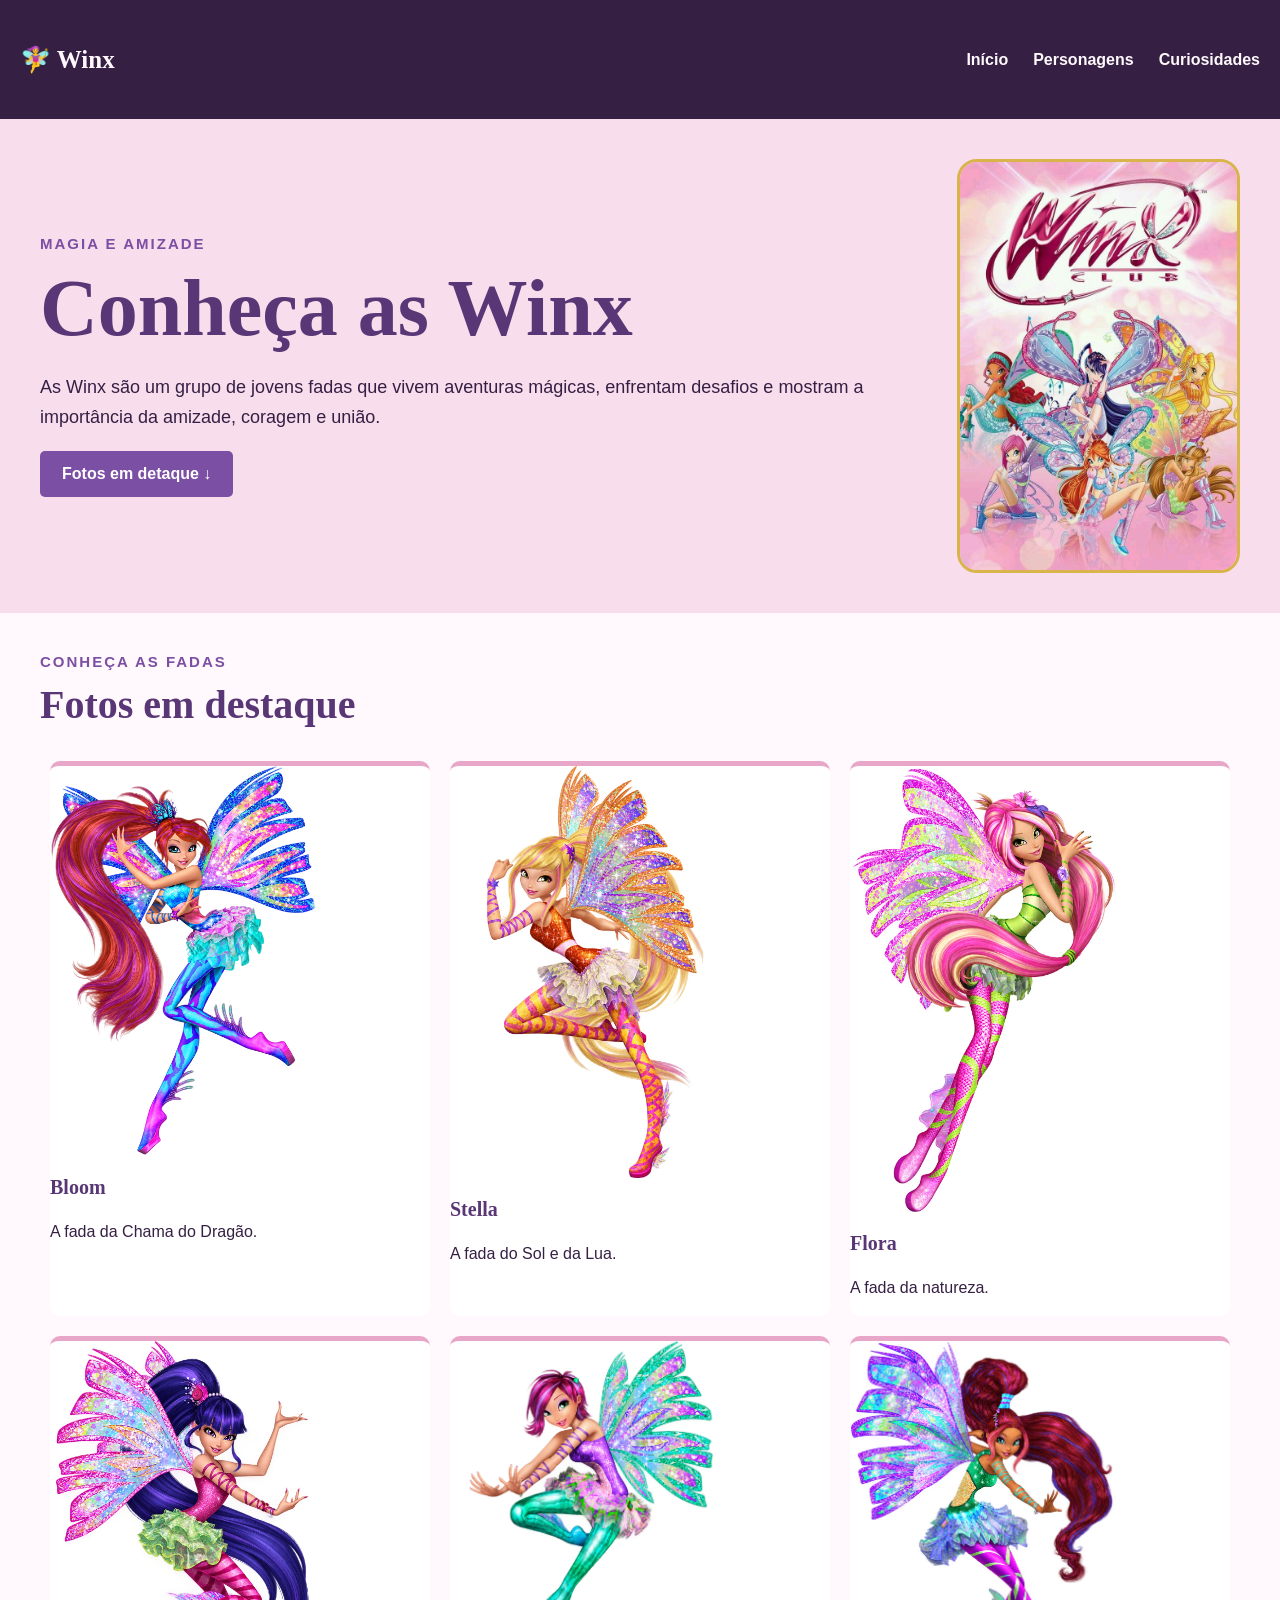
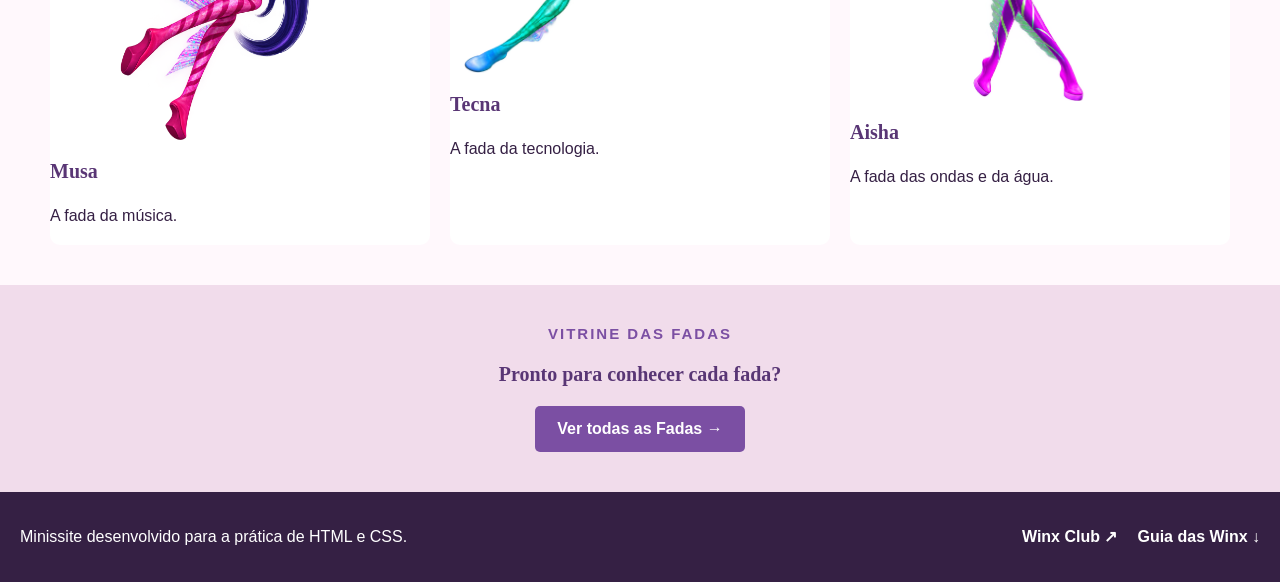
<file: index.html>
<!DOCTYPE html>
<html lang="pt-BR">
    <head>
        <meta charset="UTF-8">
        <title>Winx</title>
        <link rel="stylesheet" href="css/style.css">
    </head>

    <body>
        <header>
            <p class="logo">🧚‍♀️ Winx</p>
            <nav>
                <a href="index.html">Início</a>
                <a href="pages/personagens.html">Personagens</a>
                <a href="pages/curiosidades.html">Curiosidades</a>
            </nav>
        </header>

        <main>
            <section id="hero">
                <article>
                    <small class="subtitulo">MAGIA E AMIZADE</small>
                    <h1>Conheça as Winx</h1>
                    <p>As Winx são um grupo de jovens fadas que vivem aventuras mágicas, enfrentam desafios e mostram a importância da amizade, coragem e união.</p>
                    <a href="#destaques">Fotos em detaque ↓</a>
                </article>
                <section id="img-hero">
                    <img src="assets/img/introducao.png" alt="Imagem introdução Winx">
                </section>
            </section>

            <section id="destaques">
                <article id="texto-galeria">
                    <small class="subtitulo">CONHEÇA AS FADAS</small>
                    <h2>Fotos em destaque</h2>
                </article>

                <section id="fotos">
                    <article class="foto">
                        <img src="assets/img/image01.png" alt="Bloom">
                        <h3>Bloom</h3>
                        <p>A fada da Chama do Dragão.</p>
                    </article>

                    <article class="foto">
                        <img src="assets/img/image02.png" alt="Stella">
                        <h3>Stella</h3>
                        <p>A fada do Sol e da Lua.</p>
                    </article>

                    <article class="foto">
                        <img src="assets/img/image03.png" alt="Flora">
                        <h3>Flora</h3>
                        <p>A fada da natureza.</p>
                    </article>

                    <article class="foto">
                        <img src="assets/img/image04.png" alt="Musa">
                        <h3>Musa</h3>
                        <p>A fada da música.</p>
                    </article>

                    <article class="foto">
                        <img src="assets/img/image05.png" alt="Tecna">
                        <h3>Tecna</h3>
                        <p>A fada da tecnologia.</p>
                    </article>

                    <article class="foto">
                        <img src="assets/img/image06.png" alt="Aisha">
                        <h3>Aisha</h3>
                        <p>A fada das ondas e da água.</p>
                    </article>
                </section>
            </section>

            <section id="ir-para-personagens">
                <small class="subtitulo">VITRINE DAS FADAS</small>
                <h3>Pronto para conhecer cada fada?</h3>
                <a href="pages/personagens.html">Ver todas as Fadas →</a>
            </section>
        </main>

        <footer>
            <section>
                <p>Minissite desenvolvido para a prática de HTML e CSS.</p>
            </section>
            <section id="links-rodape">
                <span class="link-rodape"><a href="https://www.winxclub.com/" target="_blank" rel="noreferrer">Winx Club ↗</a></span>
                <span class="link-rodape"><a href="assets/files/guia_winx.txt">Guia das Winx ↓</a></span>
            </section>
        </footer>
    </body>
</html>
</file>
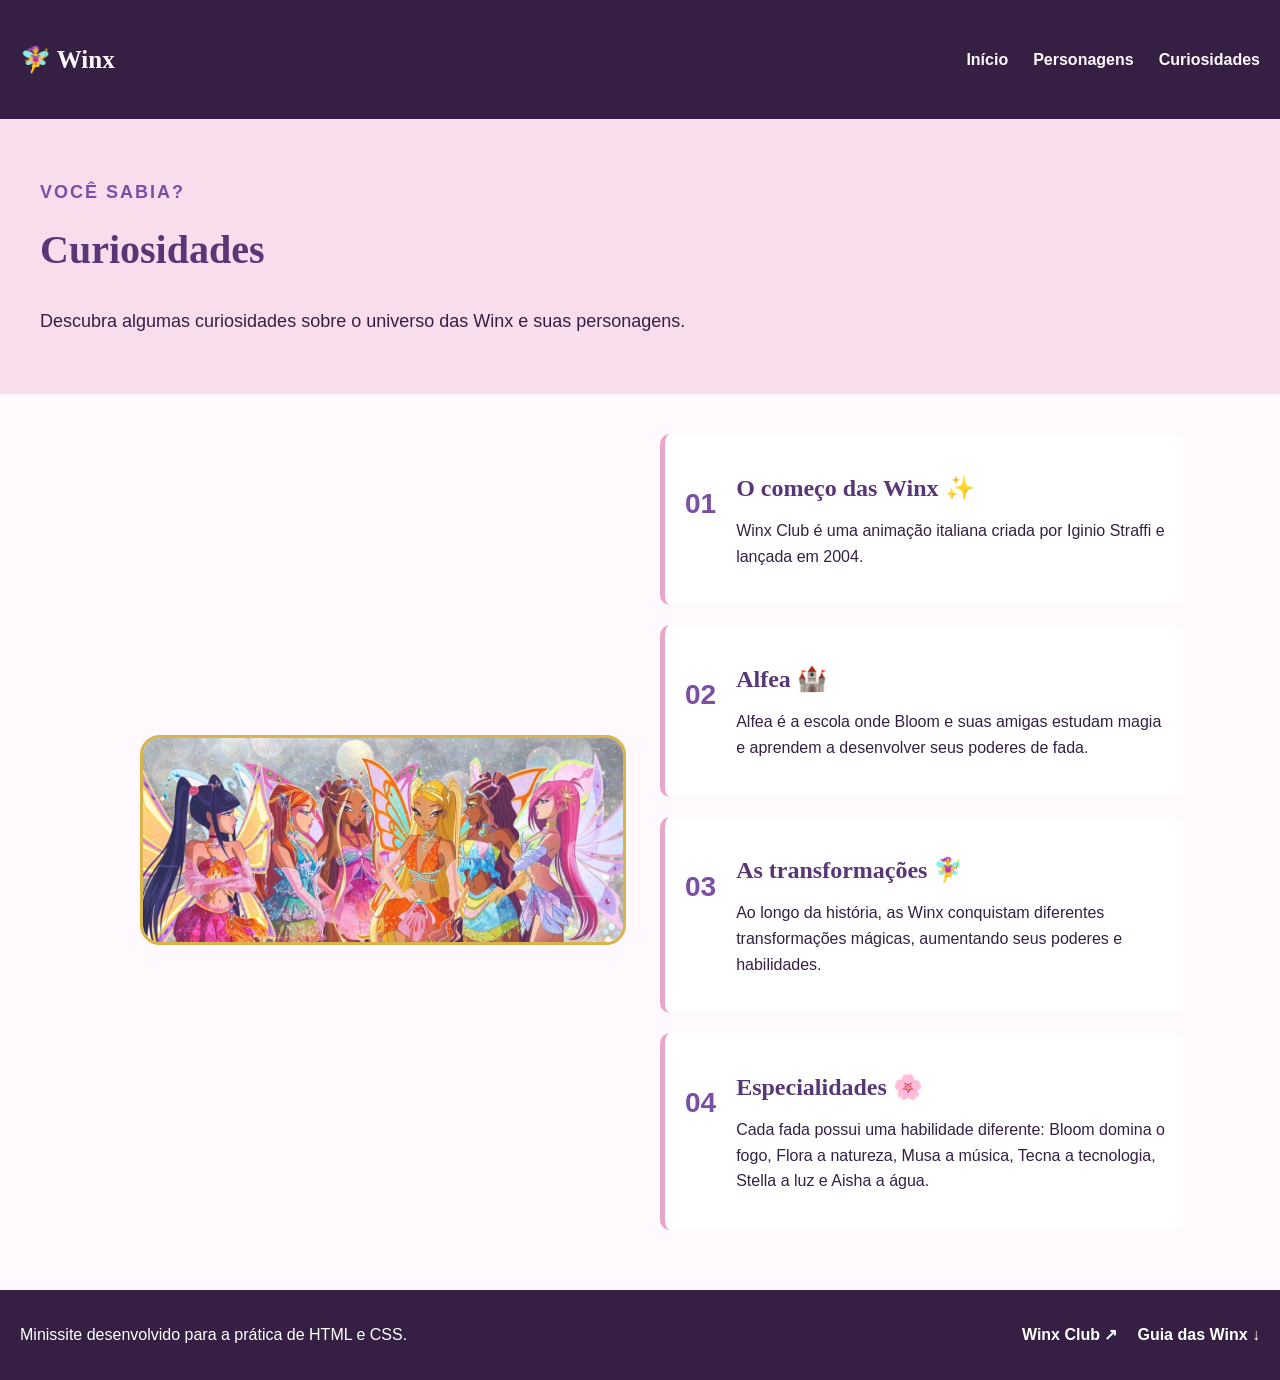
<file: pages/curiosidades.html>
<!DOCTYPE html>
<html lang="pt-BR">
    <head>
        <meta charset="UTF-8">
        <title>Winx - Curiosidades</title>
        <link rel="stylesheet" href="../css/curiosidades.css">
    </head>

    <body>
        <header>
            <p class="logo">🧚‍♀️ Winx</p>
            <nav>
                <a href="../index.html">Início</a>
                <a href="personagens.html">Personagens</a>
                <a href="curiosidades.html">Curiosidades</a>
            </nav>
        </header>

        <main>
            <section id="topo">
                <p class="subtitulo">VOCÊ SABIA?</p>
                <h1>Curiosidades</h1>
                <p>Descubra algumas curiosidades sobre o universo das Winx e suas personagens.</p>
            </section>

            <section class="curiosidades">
                <section id="foto-curiosidades">
                    <img src="../assets/img/curiosidades.png" alt="Imagem Curiosidades Winx">
                </section>

                <section id="fatos">
                    <section class="fato">
                        <p class="numero">01</p>
                        <article>
                            <h2>O começo das Winx ✨</h2>
                            <p>Winx Club é uma animação italiana criada por Iginio Straffi e lançada em 2004.</p>
                        </article>
                    </section>

                    <section class="fato">
                        <p class="numero">02</p>
                        <article>
                            <h2>Alfea 🏰</h2>
                            <p>Alfea é a escola onde Bloom e suas amigas estudam magia e aprendem a desenvolver seus poderes de fada.</p>
                        </article>
                    </section>

                    <section class="fato">
                        <p class="numero">03</p>
                        <article>
                            <h2>As transformações 🧚‍♀️</h2>
                            <p>Ao longo da história, as Winx conquistam diferentes transformações mágicas, aumentando seus poderes e habilidades.</p>
                        </article>
                    </section>

                    <section class="fato">
                        <p class="numero">04</p>
                        <article>
                            <h2>Especialidades 🌸</h2>
                            <p>Cada fada possui uma habilidade diferente: Bloom domina o fogo, Flora a natureza, Musa a música, Tecna a tecnologia, Stella a luz e Aisha a água.</p>
                        </article>
                    </section>
                </section>
            </section>
        </main>

        <footer>
            <section>
                <p>Minissite desenvolvido para a prática de HTML e CSS.</p>
            </section>
            <section id="links-rodape">
                <span class="link-rodape"><a href="https://www.winxclub.com/" target="_blank" rel="noreferrer">Winx Club ↗</a></span>
                <span class="link-rodape"><a href="../assets/files/guia_winx.txt">Guia das Winx ↓</a></span>
            </section>
        </footer>
    </body>
</html>
</file>
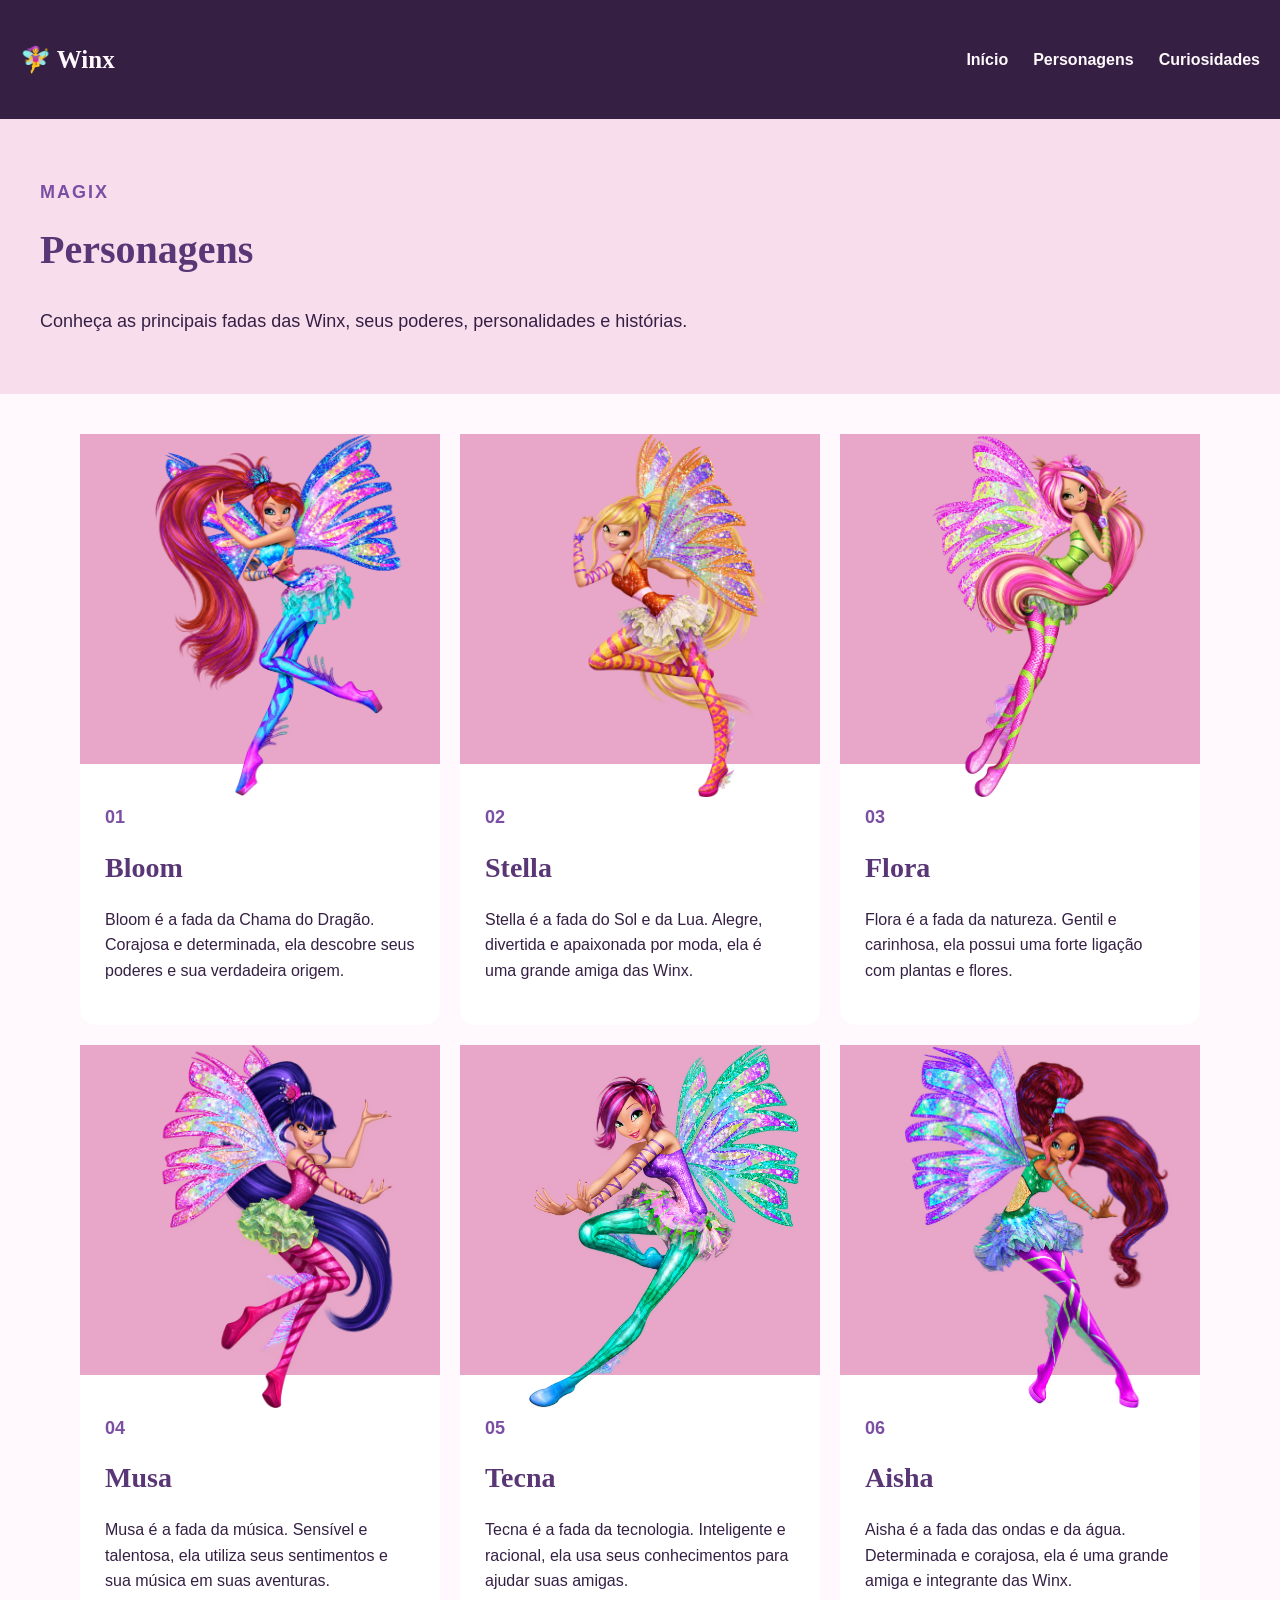
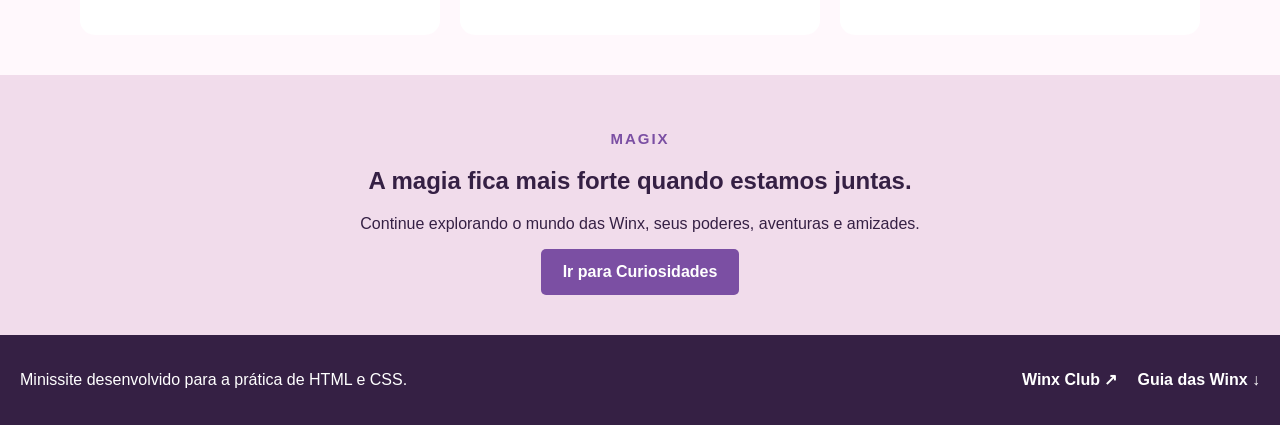
<file: pages/personagens.html>
<!DOCTYPE html>
<html lang="pt-BR">
    <head>
        <meta charset="UTF-8" />
        <title>Winx - Personagens</title>
        <link rel="stylesheet" href="../css/personagens.css" />
    </head>

    <body>
       <header>
            <p class="logo">🧚‍♀️ Winx</p>
            <nav>
                <a href="../index.html">Início</a>
                <a href="personagens.html">Personagens</a>
                <a href="curiosidades.html">Curiosidades</a>
            </nav>
        </header>

        <main>
            <section id="topo">
                <p class="subtitulo">MAGIX</p>
                <h1>Personagens</h1>
                <p>Conheça as principais fadas das Winx, seus poderes, personalidades e histórias.</p>
            </section>

            <section class="personagens">
                <article class="personagem">
                    <section class="foto-personagem">
                        <img src="../assets/img/image01.png" alt="Imagem de Bloom" />
                    </section>
                    <section class="info-personagem">
                        <p class="numero">01</p>
                        <h2>Bloom</h2>
                        <p>Bloom é a fada da Chama do Dragão. Corajosa e determinada, ela descobre seus poderes e sua verdadeira origem.</p>
                    </section>
                </article>

                <article class="personagem">
                    <section class="foto-personagem">
                        <img src="../assets/img/image02.png" alt="Imagem de Stella" />
                    </section>
                    <section class="info-personagem">
                        <p class="numero">02</p>
                        <h2>Stella</h2>
                        <p>Stella é a fada do Sol e da Lua. Alegre, divertida e apaixonada por moda, ela é uma grande amiga das Winx.</p>
                    </section>
                </article>

                <article class="personagem">
                    <section class="foto-personagem">
                        <img src="../assets/img/image03.png" alt="Imagem de Flora" />
                    </section>
                    <section class="info-personagem">
                        <p class="numero">03</p>
                        <h2>Flora</h2>
                        <p>Flora é a fada da natureza. Gentil e carinhosa, ela possui uma forte ligação com plantas e flores.</p>
                    </section>
                </article>

                <article class="personagem">
                    <section class="foto-personagem">
                        <img src="../assets/img/image04.png" alt="Imagem de Musa" />
                    </section>
                    <section class="info-personagem">
                        <p class="numero">04</p>
                        <h2>Musa</h2>
                        <p>Musa é a fada da música. Sensível e talentosa, ela utiliza seus sentimentos e sua música em suas aventuras.</p>
                    </section>
                </article>

                <article class="personagem">
                    <section class="foto-personagem">
                        <img src="../assets/img/image05.png" alt="Imagem de Tecna" />
                    </section>
                    <section class="info-personagem">
                        <p class="numero">05</p>
                        <h2>Tecna</h2>
                        <p>Tecna é a fada da tecnologia. Inteligente e racional, ela usa seus conhecimentos para ajudar suas amigas.</p>
                    </section>
                </article>

                <article class="personagem">
                    <section class="foto-personagem">
                        <img src="../assets/img/image06.png" alt="Imagem de Aisha" />
                    </section>
                    <section class="info-personagem">
                        <p class="numero">06</p>
                        <h2>Aisha</h2>
                        <p>Aisha é a fada das ondas e da água. Determinada e corajosa, ela é uma grande amiga e integrante das Winx.</p>
                    </section>
                </article>
            </section>

            <section id="ir-para-curiosidades">
                <p class="subtitulo">MAGIX</p>
                <h2>A magia fica mais forte quando estamos juntas.</h2>
                <p>Continue explorando o mundo das Winx, seus poderes, aventuras e amizades.</p>
                <a href="../pages/curiosidades.html">Ir para Curiosidades </a>
            </section>
        </main>

        <footer>
            <section>
                <p>Minissite desenvolvido para a prática de HTML e CSS.</p>
            </section>
            <section id="links-rodape">
                <span class="link-rodape"><a href="https://www.winxclub.com/" target="_blank" rel="noreferrer">Winx Club ↗</a></span>
                <span class="link-rodape"><a href="../assets/files/guia_winx.txt">Guia das Winx ↓</a></span>
            </section>
        </footer>
    </body>
</html>
</file>
<file: css/style.css>
* {
    box-sizing: border-box;
}

body {
    margin: 0;
    padding: 0;
    font-family: Arial, Helvetica, sans-serif;
    color: #352044;
    background-color: #FFF8FC;
}

header {
    display: flex;
    justify-content: space-between;
    align-items: center;
    padding: 20px;
    background-color: #352044;
    color: #FFF8FC;
}

.logo {
    font-family: Georgia, serif;
    font-size: 25px;
    font-weight: bold;
}

nav {
    display: flex;
    gap: 25px;
}

nav a {
    color: #FFF8FC;
    text-decoration: none;
    font-weight: bold;
}

nav a:hover {
    color: #E08AB5;
}

/* HERO */

#hero {
    padding: 40px;
    display: flex;
    justify-content: space-between;
    align-items: center;
    gap: 50px;
    background-color: #F8DDED;
}

.subtitulo {
    color: #7B4FA3;
    font-weight: bold;
    font-size: 15px;
    letter-spacing: 2px;
}

#hero h1 {
    font-family: Georgia, serif;
    font-size: 80px;
    color: #593675;
    margin: 10px 0;
}

#hero p {
    font-size: 18px;
    line-height: 1.7;
}

#hero a {
    display: inline-block;
    color: #ffffff;
    text-decoration: none;
    font-weight: bold;
    background-color: #7B4FA3;
    padding: 14px 22px;
    border-radius: 5px;
}

#hero a:hover {
    background-color: #E8A7C8;
}
#img-hero {
    width: fit-content;   
    max-width: 50%;        
    border: 3px solid #D9B44A;
    border-radius: 20px;
    overflow: hidden;     
    display: flex;
}

#hero img {
    width: 100%;
    height: auto;
    max-height: 550px;    
    object-fit: contain;    
    display: block;
    border: none;
}
/* DESTAQUES */

#destaques {
    padding: 40px;
}

#texto-galeria h2 {
    font-family: Georgia, serif;
    font-size: 40px;
    color: #593675;
    margin-top: 10px;
}

#fotos {
    display: flex;
    justify-content: center;
    gap: 20px;
    flex-wrap: wrap;
}

.foto {
    width: calc(33.333% - 20px); 
    background-color: #ffffff;
    border-top: 5px solid #E8A7C8;
    border-radius: 10px;
}

.foto img {
    width: 70%;
    height: auto;
    display: block;
    border-radius: 5px;
}

.foto h3 {
    font-family: Georgia, serif;
    font-size: 20px;
    color: #593675;
}

.foto p {
    line-height: 1.6;
}

/* IR PARA PERSONAGENS */

#ir-para-personagens {
    padding: 40px;
    background-color: #F1DCEB;
    text-align: center;
}

#ir-para-personagens h3 {
    font-family: Georgia, serif;
    font-size: 20px;
    color: #593675;
}

#ir-para-personagens a {
    display: inline-block;
    color: #ffffff;
    text-decoration: none;
    font-weight: bold;
    background-color: #7B4FA3;
    padding: 14px 22px;
    border-radius: 5px;
}

#ir-para-personagens a:hover {
    background-color: #E8A7C8;
}

/* FOOTER */

footer {
    background-color: #352044;
    color: #ffffff;
    align-items: center;
    padding: 20px;
    display: flex;
    justify-content: space-between;
}

#links-rodape {
    display: flex;
    align-items: center;
    gap: 20px;
}

.link-rodape a {
    text-decoration: none;
    color: #ffffff;
    font-weight: bold;
}

.link-rodape a:hover {
    text-decoration: none;
    color: #E08AB5;
}
</file>
<file: css/curiosidades.css>
body {
    margin: 0;
    padding: 0;
    font-family: Arial, Helvetica, sans-serif;
    color: #352044;
    background-color: #FFF8FC;
}

header {
    display: flex;
    justify-content: space-between;
    align-items: center;
    padding: 20px;
    background-color: #352044;
    color: #FFF8FC;
}

.logo {
    font-family: Georgia, serif;
    font-size: 25px;
    font-weight: bold;
}

nav {
    display: flex;
    gap: 25px;
}

nav a {
    color: #FFF8FC;
    text-decoration: none;
    font-weight: bold;
}

nav a:hover {
    color: #E08AB5;
}

.subtitulo {
    color: #7B4FA3;
    font-weight: bold;
    font-size: 15px;
    letter-spacing: 2px;
}



/* TOPO */

#topo {
    padding: 40px;
    align-items: center;
    background-color: #F8DDED;
}

#topo h1 {
    font-family: Georgia, serif;
    font-size: 40px;
    color: #593675;
    margin-top: 10px;
}

#topo p {
    font-size: 18px;
    line-height: 1.7;
}

/* CURIOSIDADES */

.curiosidades {
    padding: 40px;
    display: flex;
    gap: 40px;
    align-items: center;
    background-color: #FFF8FC;
    justify-content: center;
}

#foto-curiosidades {
    width: 40%
}

#foto-curiosidades img {
    width: 100%;
    border: 3px solid #D9B44A;
    border-radius: 20px;
}

#fatos {
    width: 40%;
}

.fato {
    display: flex;
    gap: 20px;
    background-color: #ffffff;
    padding: 20px;
    margin-bottom: 20px;
    border-left: 5px solid #E8A7C8;
    border-radius: 10px;
    width: 100%;
}

.fato .numero {
    color: #7B4FA3;
    font-size: 28px;
    font-weight: bold;
}

.fato h2 {
    font-family: Georgia, serif;
    color: #593675;
    margin-bottom: 10px;
}

.fato p {
    line-height: 1.6;
}

/* FOOTER */

footer {
    background-color: #352044;
    color: #ffffff;
    align-items: center;
    padding: 20px;
    display: flex;
    justify-content: space-between;
}

#links-rodape {
    display: flex;
    align-items: center;
    gap: 20px;
}

.link-rodape a {
    text-decoration: none;
    color:#ffffff;
    font-weight: bold;
}

.link-rodape a:hover {
    text-decoration: none;
    color: #E08AB5;
}
</file>
<file: css/personagens.css>
body {
    margin: 0;
    padding: 0;
    font-family: Arial, Helvetica, sans-serif;
    color: #352044;
    background-color: #FFF8FC;
}

header {
    display: flex;
    justify-content: space-between;
    align-items: center;
    padding: 20px;
    background-color: #352044;
    color: #FFF8FC;
}

.logo {
    font-family: Georgia, serif;
    font-size: 25px;
    font-weight: bold;
}

nav {
    display: flex;
    gap: 25px;
}

nav a {
    color: #FFF8FC;
    text-decoration: none;
    font-weight: bold;
}

nav a:hover {
    color: #E08AB5;
}

.subtitulo {
    color: #7B4FA3;
    font-weight: bold;
    font-size: 15px;
    letter-spacing: 2px;
}

/* TOPO */

#topo {
    padding: 40px;
    align-items: center;
    background-color: #F8DDED;
}

#topo h1 {
    font-family: Georgia, serif;
    font-size: 40px;
    color: #593675;
    margin-top: 10px;
}

#topo p {
    font-size: 18px;
    line-height: 1.7;
}

/* PERSONAGENS */

.personagens {
    padding: 40px;
    background-color: #FFF8FC;
    display: flex;
    flex-wrap: wrap;
    justify-content: center;
    gap: 20px;
}

.personagem {
    background-color: #ffffff;
    border-radius: 15px;
    width: 30%;
}

.foto-personagem {
    width: 100%;
    height: 330px;
    background-color: #E8A7C8;
}

.foto-personagem img {
  width: 110%;
    height: 110%;
    align-items: center;
    object-position: center;
    object-fit: contain;
}



.info-personagem {
    padding: 25px;
}

.info-personagem .numero {
    color: #7B4FA3;
    font-weight: bold;
    font-size: 18px;
}

.info-personagem h2 {
    font-family: Georgia, serif;
    font-size: 28px;
    color: #593675;
}

.info-personagem p:last-child {
    line-height: 1.6;
}

/* IR PARA CURIOSIDADES */

#ir-para-curiosidades {
    padding: 40px;
    background-color: #F1DCEB;
    text-align: center;
}

#ir-para-curiosidades h3 {
    font-family: Georgia, serif;
    font-size: 20px;
    color: #593675;
}

#ir-para-curiosidades a {
    display: inline-block;
    color: #ffffff;
    text-decoration: none;
    font-weight: bold;
    background-color: #7B4FA3;
    padding: 14px 22px;
    border-radius: 5px;
}

#ir-para-curiosidades a:hover {
    background-color: #E8A7C8;
}

/* FOOTER */

footer {
    background-color: #352044;
    color: #ffffff;
    align-items: center;
    padding: 20px;
    display: flex;
    justify-content: space-between;
}

#links-rodape {
    display: flex;
    align-items: center;
    gap: 20px;
}

.link-rodape a {
    text-decoration: none;
    color:#ffffff;
    font-weight: bold;
}

.link-rodape a:hover {
    text-decoration: none;
    color: #E08AB5;
}
</file>
